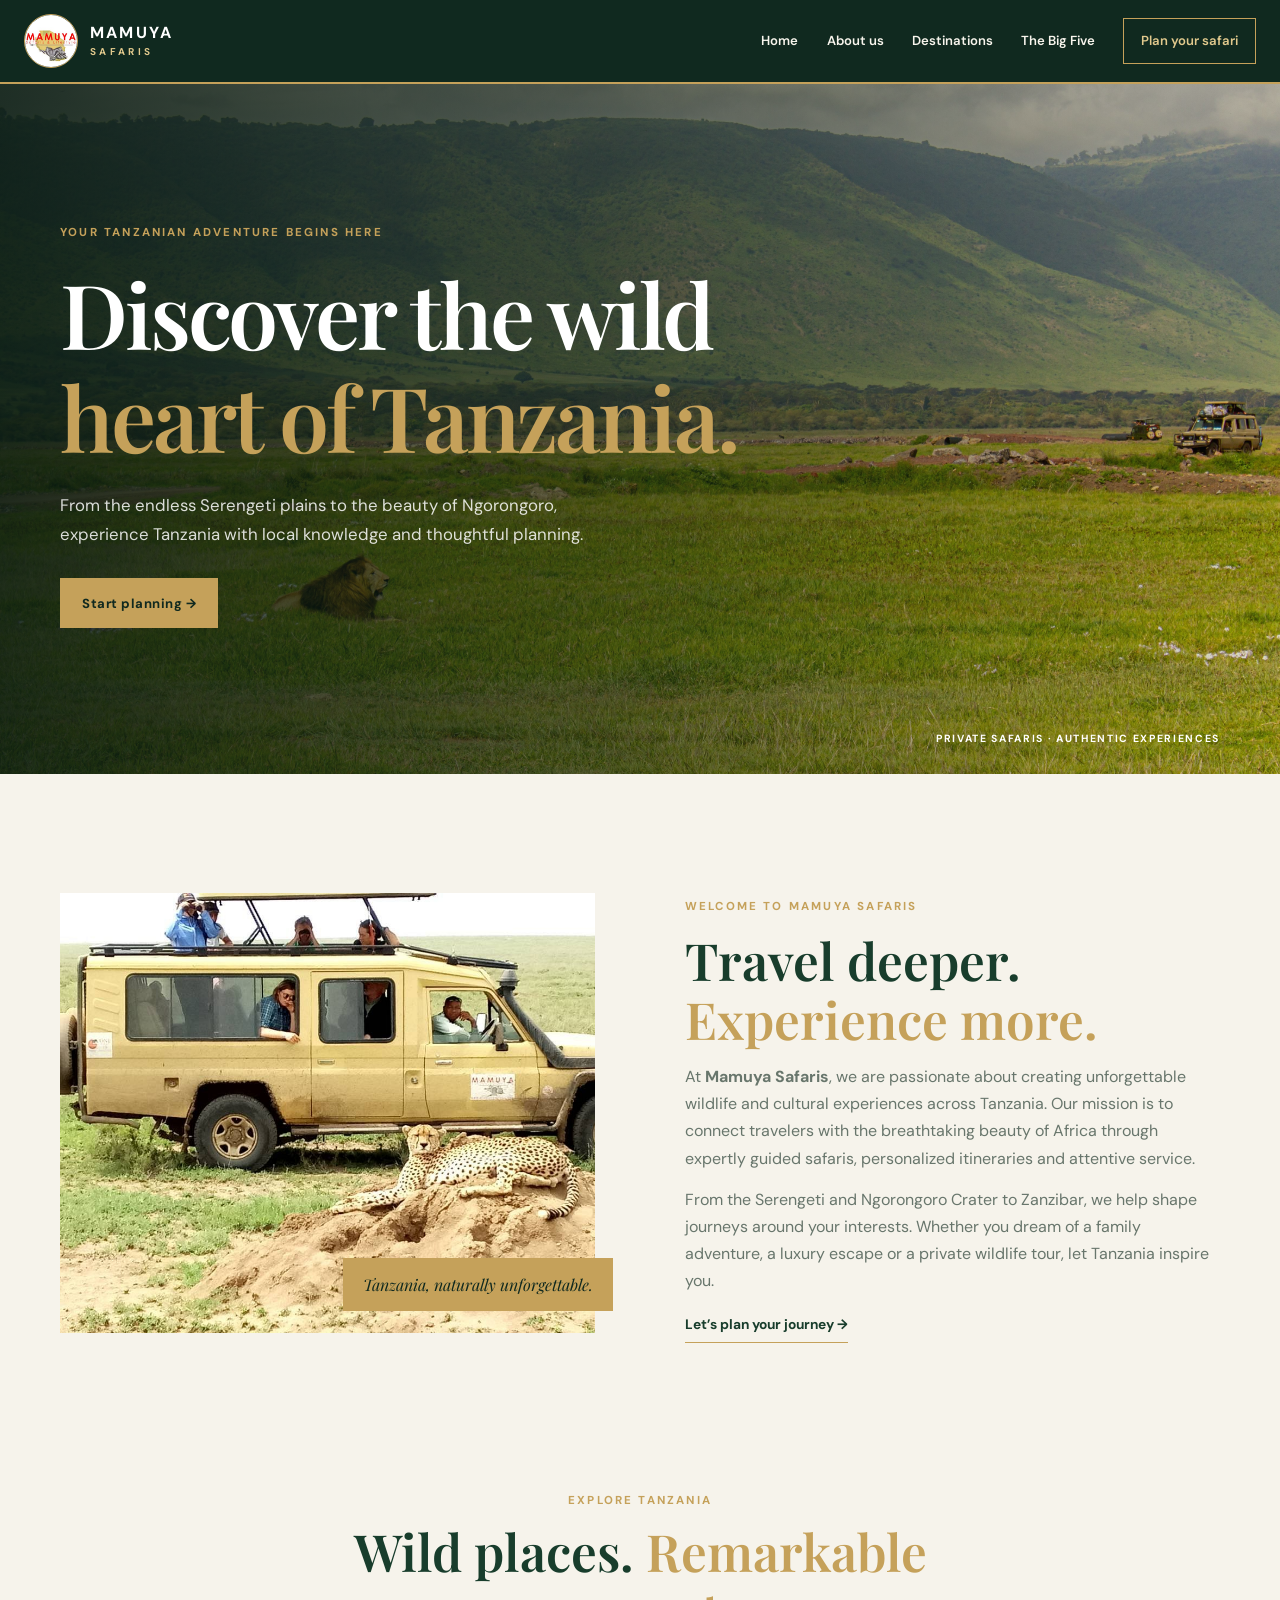
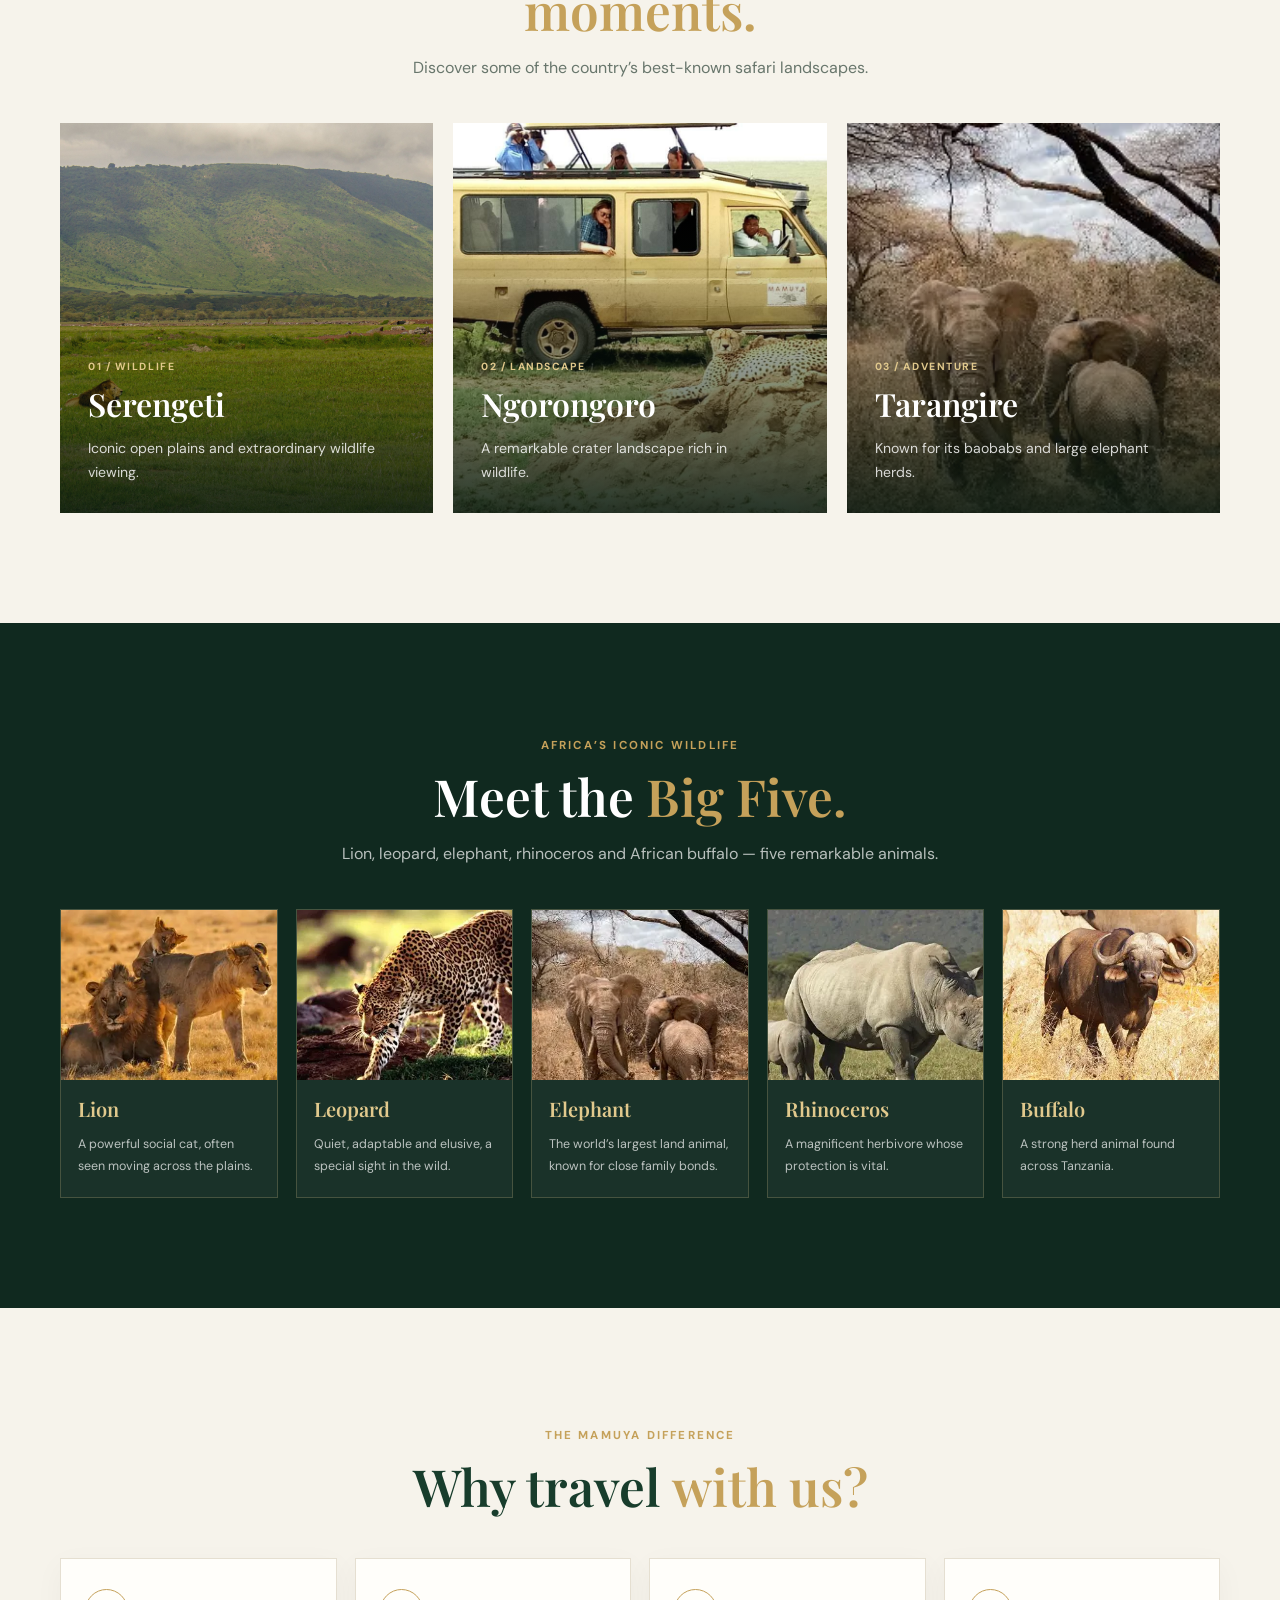
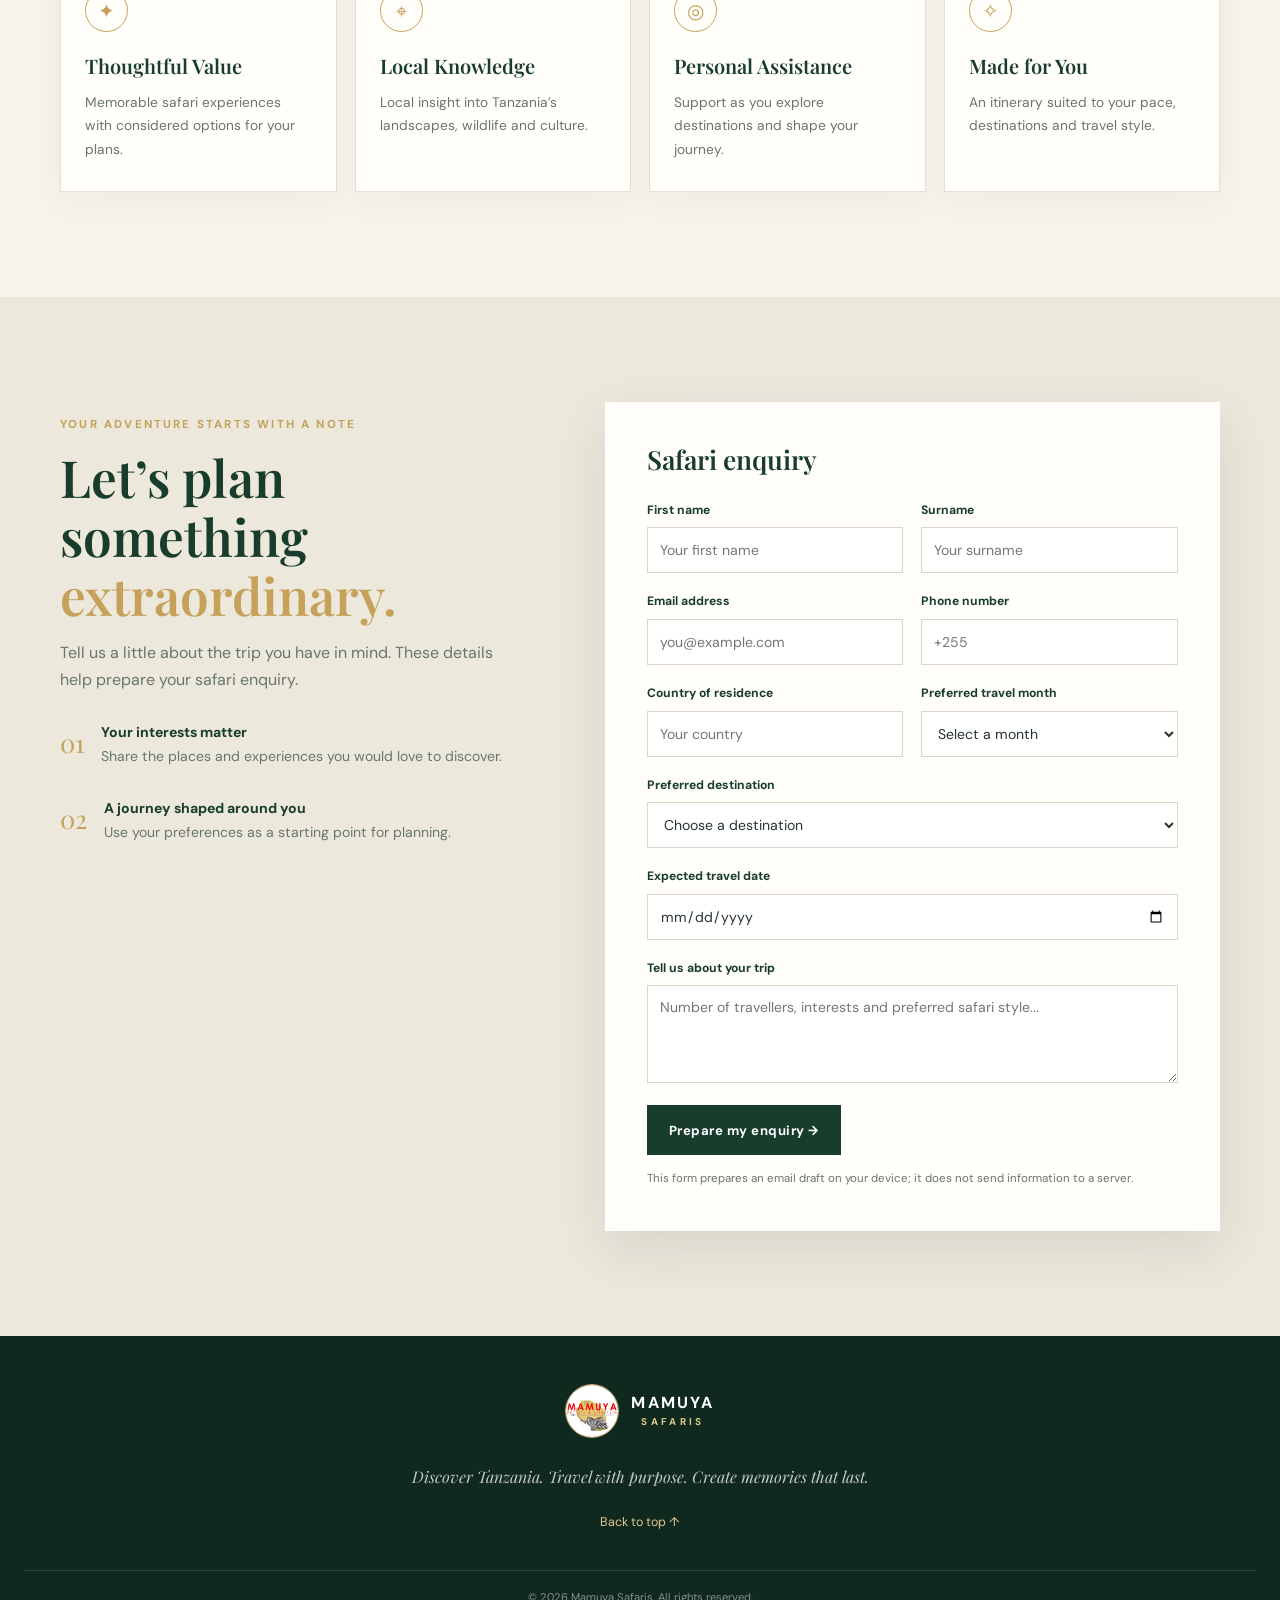
<file: david mahanga index.html>
<!doctype html><html lang="en"><head><meta charset="utf-8"><meta name="viewport" content="width=device-width,initial-scale=1"><meta name="description" content="Explore Tanzania with Mamuya Safaris."><title>Mamuya Safaris | Tanzania</title><link rel="preconnect" href="https://fonts.googleapis.com"><link href="https://fonts.googleapis.com/css2?family=DM+Sans:wght@400;600;700&family=Playfair+Display:wght@500;600;700&display=swap" rel="stylesheet"><link rel="stylesheet" href="style.css"></head><body>
<header class="site-header"><a class="brand" href="#home"><img src="images/mamuya_safaris_logo (1).jpg" alt="Mamuya Safaris logo"><span>MAMUYA <small>SAFARIS</small></span></a><button class="menu-toggle" aria-label="Toggle navigation" aria-expanded="false">☰</button><nav class="site-nav"><a href="#home">Home</a><a href="#about">About us</a><a href="#destinations">Destinations</a><a href="#big-five">The Big Five</a><a class="nav-cta" href="#enquiry">Plan your safari</a></nav></header>
<main>
<section class="hero" id="home"><img class="hero-image" src="pexels-nadialovessingle-25950570.jpg" alt="Tanzania safari landscape"><div class="hero-shade"></div><div class="hero-content"><p class="eyebrow">YOUR TANZANIAN ADVENTURE BEGINS HERE</p><h1>Discover the wild<br><em>heart of Tanzania.</em></h1><p>From the endless Serengeti plains to the beauty of Ngorongoro, experience Tanzania with local knowledge and thoughtful planning.</p><a class="button button-gold" href="#enquiry">Start planning →</a></div><div class="hero-note">PRIVATE SAFARIS · AUTHENTIC EXPERIENCES</div></section>
<section class="intro section-wrap" id="about"><div class="intro-image"><img src="was-fur-ein-anblick.jpg" alt="Safari landscape"><div class="image-caption">Tanzania, naturally unforgettable.</div></div><div class="intro-copy"><p class="eyebrow">WELCOME TO MAMUYA SAFARIS</p><h2>Travel deeper.<br><em>Experience more.</em></h2><p>At <strong>Mamuya Safaris</strong>, we are passionate about creating unforgettable wildlife and cultural experiences across Tanzania. Our mission is to connect travelers with the breathtaking beauty of Africa through expertly guided safaris, personalized itineraries and attentive service.</p><p>From the Serengeti and Ngorongoro Crater to Zanzibar, we help shape journeys around your interests. Whether you dream of a family adventure, a luxury escape or a private wildlife tour, let Tanzania inspire you.</p><a class="text-link" href="#enquiry">Let’s plan your journey →</a></div></section>
<section class="destinations section-wrap" id="destinations"><div class="section-heading"><p class="eyebrow">EXPLORE TANZANIA</p><h2>Wild places. <em>Remarkable moments.</em></h2><p>Discover some of the country’s best-known safari landscapes.</p></div><div class="destination-grid"><article class="destination-card destination-serengeti"><div><span>01 / WILDLIFE</span><h3>Serengeti</h3><p>Iconic open plains and extraordinary wildlife viewing.</p></div></article><article class="destination-card destination-ngorongoro"><div><span>02 / LANDSCAPE</span><h3>Ngorongoro</h3><p>A remarkable crater landscape rich in wildlife.</p></div></article><article class="destination-card destination-tarangire"><div><span>03 / ADVENTURE</span><h3>Tarangire</h3><p>Known for its baobabs and large elephant herds.</p></div></article></div></section>
<section class="big-five-section" id="big-five"><div class="section-wrap"><div class="section-heading light-heading"><p class="eyebrow">AFRICA’S ICONIC WILDLIFE</p><h2>Meet the <em>Big Five.</em></h2><p>Lion, leopard, elephant, rhinoceros and African buffalo — five remarkable animals.</p></div><div class="animal-grid"><article class="animal-card"><img src="images/OIP (1).webp" alt="Lion"><h3>Lion</h3><p>A powerful social cat, often seen moving across the plains.</p></article><article class="animal-card"><img src="images/download.webp" alt="Leopard"><h3>Leopard</h3><p>Quiet, adaptable and elusive, a special sight in the wild.</p></article><article class="animal-card"><img src="oip2.webp" alt="African elephant"><h3>Elephant</h3><p>The world’s largest land animal, known for close family bonds.</p></article><article class="animal-card"><img src="images/download (1).webp" alt="Rhinoceros"><h3>Rhinoceros</h3><p>A magnificent herbivore whose protection is vital.</p></article><article class="animal-card"><img src="images/download (2).webp" alt="African buffalo"><h3>Buffalo</h3><p>A strong herd animal found across Tanzania.</p></article></div></div></section>
<section class="why-section section-wrap"><div class="section-heading"><p class="eyebrow">THE MAMUYA DIFFERENCE</p><h2>Why travel <em>with us?</em></h2></div><div class="benefit-grid"><article class="benefit-card"><div class="benefit-icon">✦</div><h3>Thoughtful Value</h3><p>Memorable safari experiences with considered options for your plans.</p></article><article class="benefit-card"><div class="benefit-icon">⌖</div><h3>Local Knowledge</h3><p>Local insight into Tanzania’s landscapes, wildlife and culture.</p></article><article class="benefit-card"><div class="benefit-icon">◎</div><h3>Personal Assistance</h3><p>Support as you explore destinations and shape your journey.</p></article><article class="benefit-card"><div class="benefit-icon">✧</div><h3>Made for You</h3><p>An itinerary suited to your pace, destinations and travel style.</p></article></div></section>
<section class="enquiry-section" id="enquiry"><div class="section-wrap enquiry-layout"><div class="enquiry-copy"><p class="eyebrow">YOUR ADVENTURE STARTS WITH A NOTE</p><h2>Let’s plan something <em>extraordinary.</em></h2><p>Tell us a little about the trip you have in mind. These details help prepare your safari enquiry.</p><div class="enquiry-promise"><span>01</span><p><strong>Your interests matter</strong><br>Share the places and experiences you would love to discover.</p></div><div class="enquiry-promise"><span>02</span><p><strong>A journey shaped around you</strong><br>Use your preferences as a starting point for planning.</p></div></div>
<form class="enquiry-form" id="safari-enquiry"><h3>Safari enquiry</h3><div class="form-grid"><label>First name<input name="firstName" required placeholder="Your first name"></label><label>Surname<input name="surname" required placeholder="Your surname"></label><label>Email address<input type="email" name="email" required placeholder="you@example.com"></label><label>Phone number<input type="tel" name="phone" placeholder="+255"></label><label>Country of residence<input name="country" placeholder="Your country"></label><label>Preferred travel month<select name="travelMonth"><option value="">Select a month</option><option>January</option><option>February</option><option>March</option><option>April</option><option>May</option><option>June</option><option>July</option><option>August</option><option>September</option><option>October</option><option>November</option><option>December</option></select></label><label class="full-field">Preferred destination<select name="destination"><option value="">Choose a destination</option><option>Serengeti National Park</option><option>Ngorongoro Conservation Area</option><option>Tarangire National Park</option><option>Lake Manyara National Park</option><option>Arusha National Park</option><option>Kilimanjaro National Park</option><option>Other / Not sure yet</option></select></label><label class="full-field">Expected travel date<input type="date" name="travelDate"></label><label class="full-field">Tell us about your trip<textarea name="message" rows="4" placeholder="Number of travellers, interests and preferred safari style..."></textarea></label></div><button class="button button-green" type="submit">Prepare my enquiry →</button><p class="form-note" id="form-note" role="status">This form prepares an email draft on your device; it does not send information to a server.</p></form></div></section>
</main><footer class="site-footer"><a class="brand footer-brand" href="#home"><img src="images/mamuya_safaris_logo (1).jpg" alt=""><span>MAMUYA <small>SAFARIS</small></span></a><p>Discover Tanzania. Travel with purpose. Create memories that last.</p><a class="back-top" href="#home">Back to top ↑</a><div class="footer-bottom">© <span id="year"></span> Mamuya Safaris. All rights reserved.</div></footer>
<script>const b=document.querySelector('.menu-toggle'),n=document.querySelector('.site-nav');b.addEventListener('click',()=>{const o=n.classList.toggle('is-open');b.setAttribute('aria-expanded',String(o));});n.querySelectorAll('a').forEach(a=>a.addEventListener('click',()=>{n.classList.remove('is-open');b.setAttribute('aria-expanded','false');}));document.getElementById('year').textContent=new Date().getFullYear();document.getElementById('safari-enquiry').addEventListener('submit',e=>{e.preventDefault();const d=new FormData(e.currentTarget),body=encodeURIComponent('Name: '+d.get('firstName')+' '+d.get('surname')+'\nEmail: '+d.get('email')+'\nPhone: '+(d.get('phone')||'')+'\nCountry: '+(d.get('country')||'')+'\nTravel month: '+(d.get('travelMonth')||'')+'\nDestination: '+(d.get('destination')||'')+'\nTravel date: '+(d.get('travelDate')||'')+'\nMessage: '+(d.get('message')||''));document.getElementById('form-note').textContent='Your email app will open with the enquiry details. A confirmed company email address must be added before publishing.';location.href='mailto:?subject='+encodeURIComponent('Mamuya Safaris enquiry')+'&body='+body;});</script></body></html>
</file>
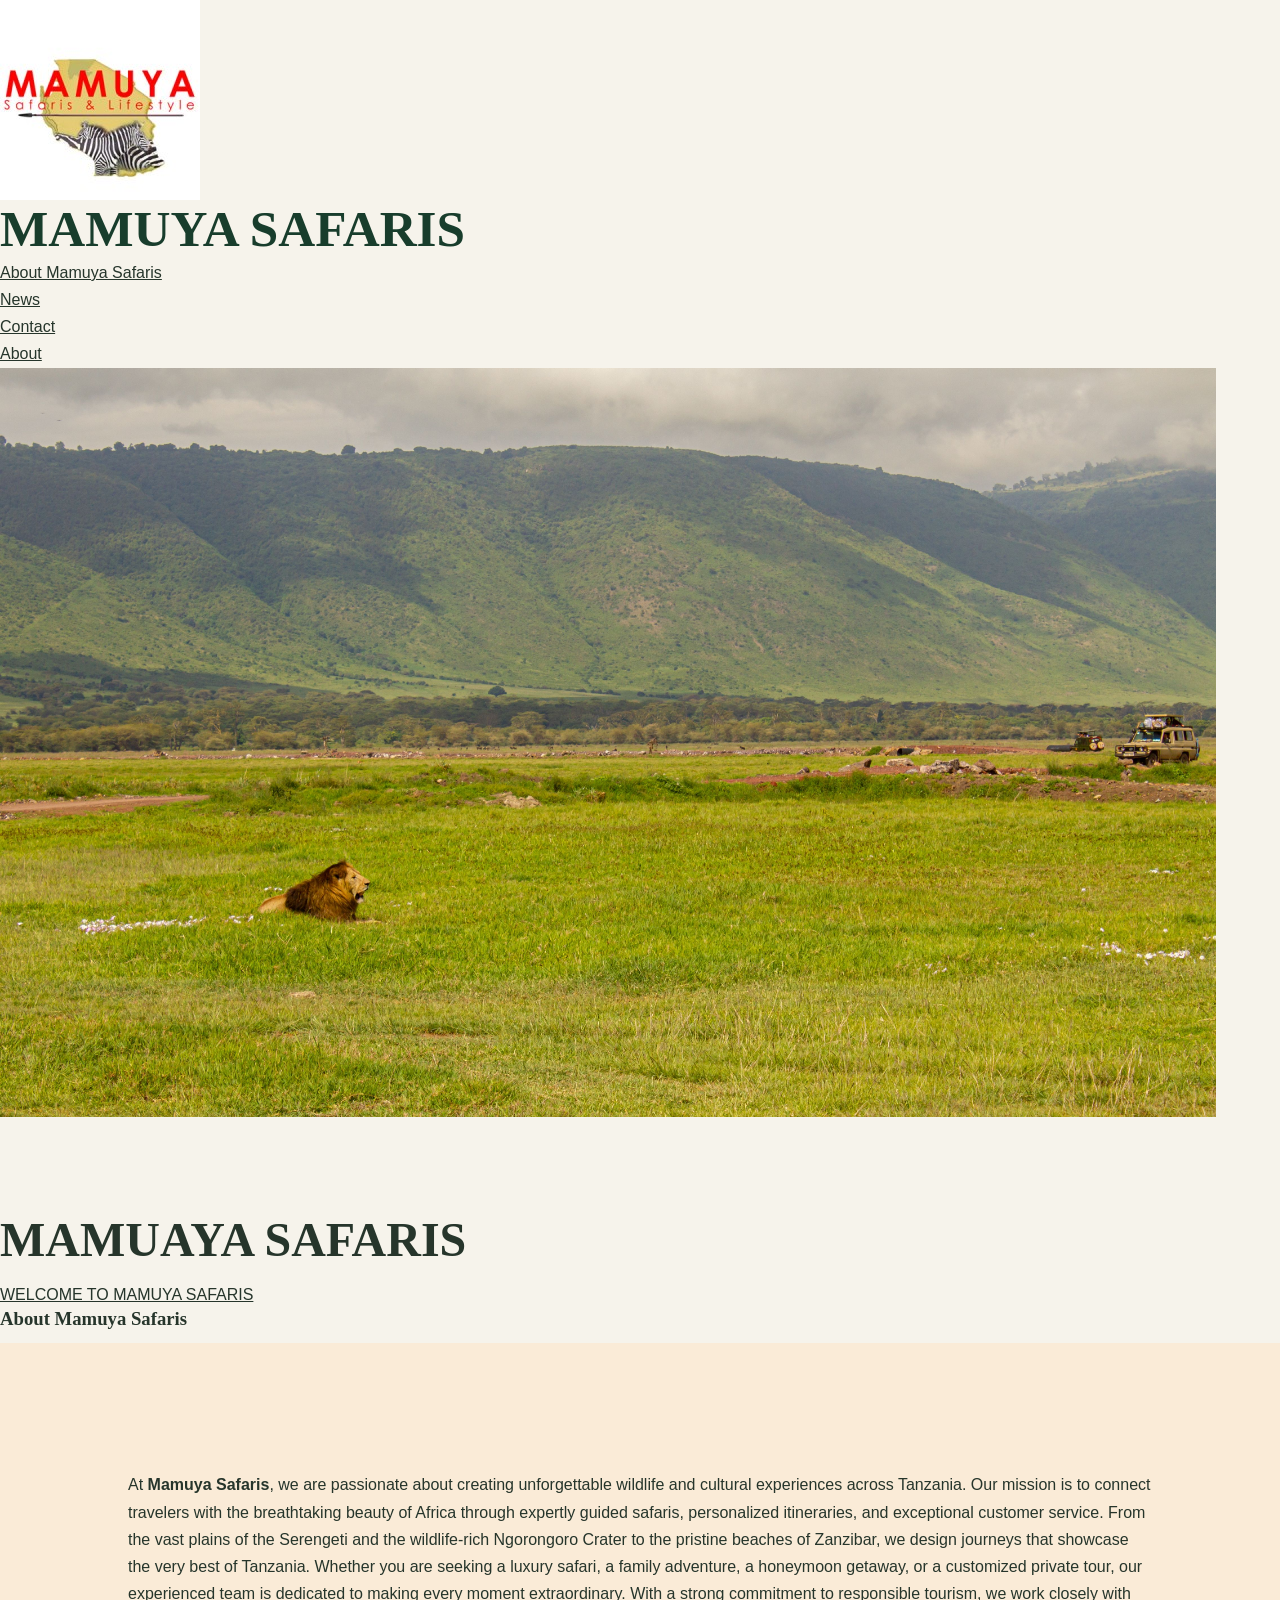
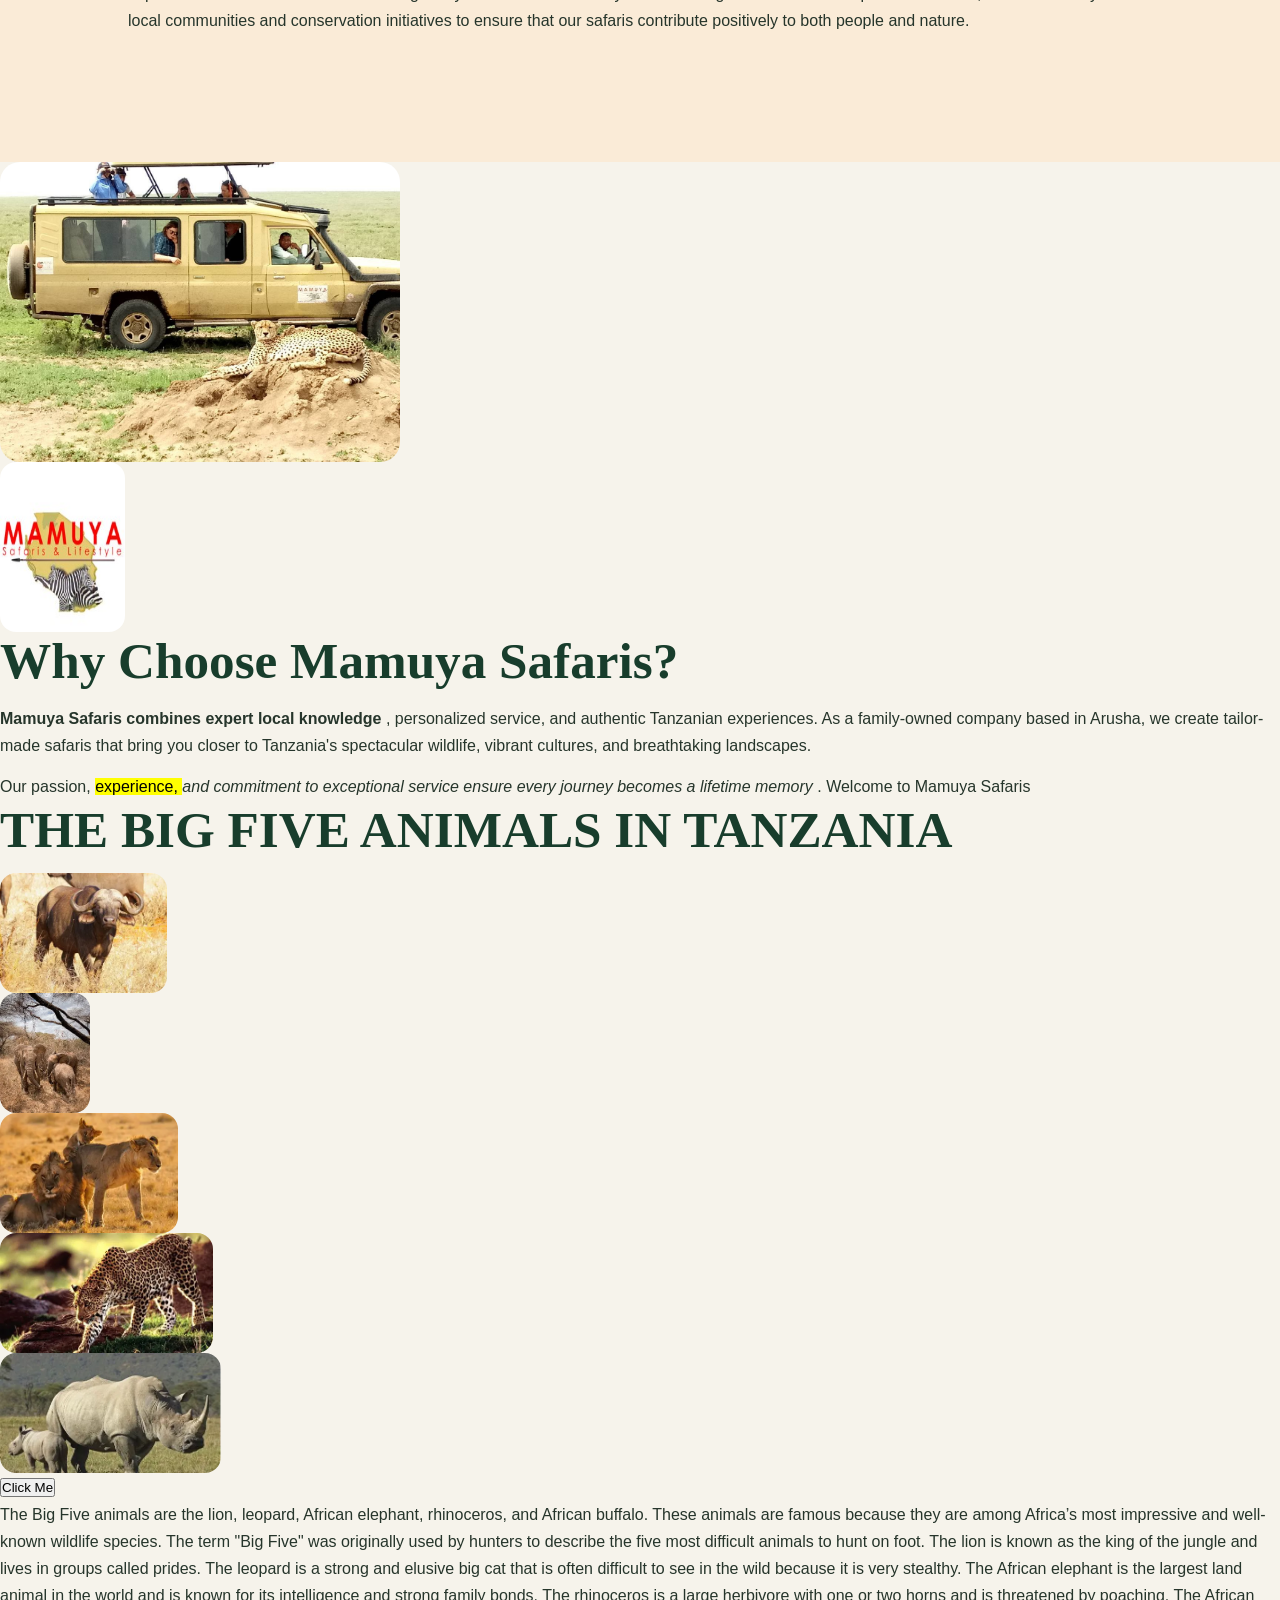
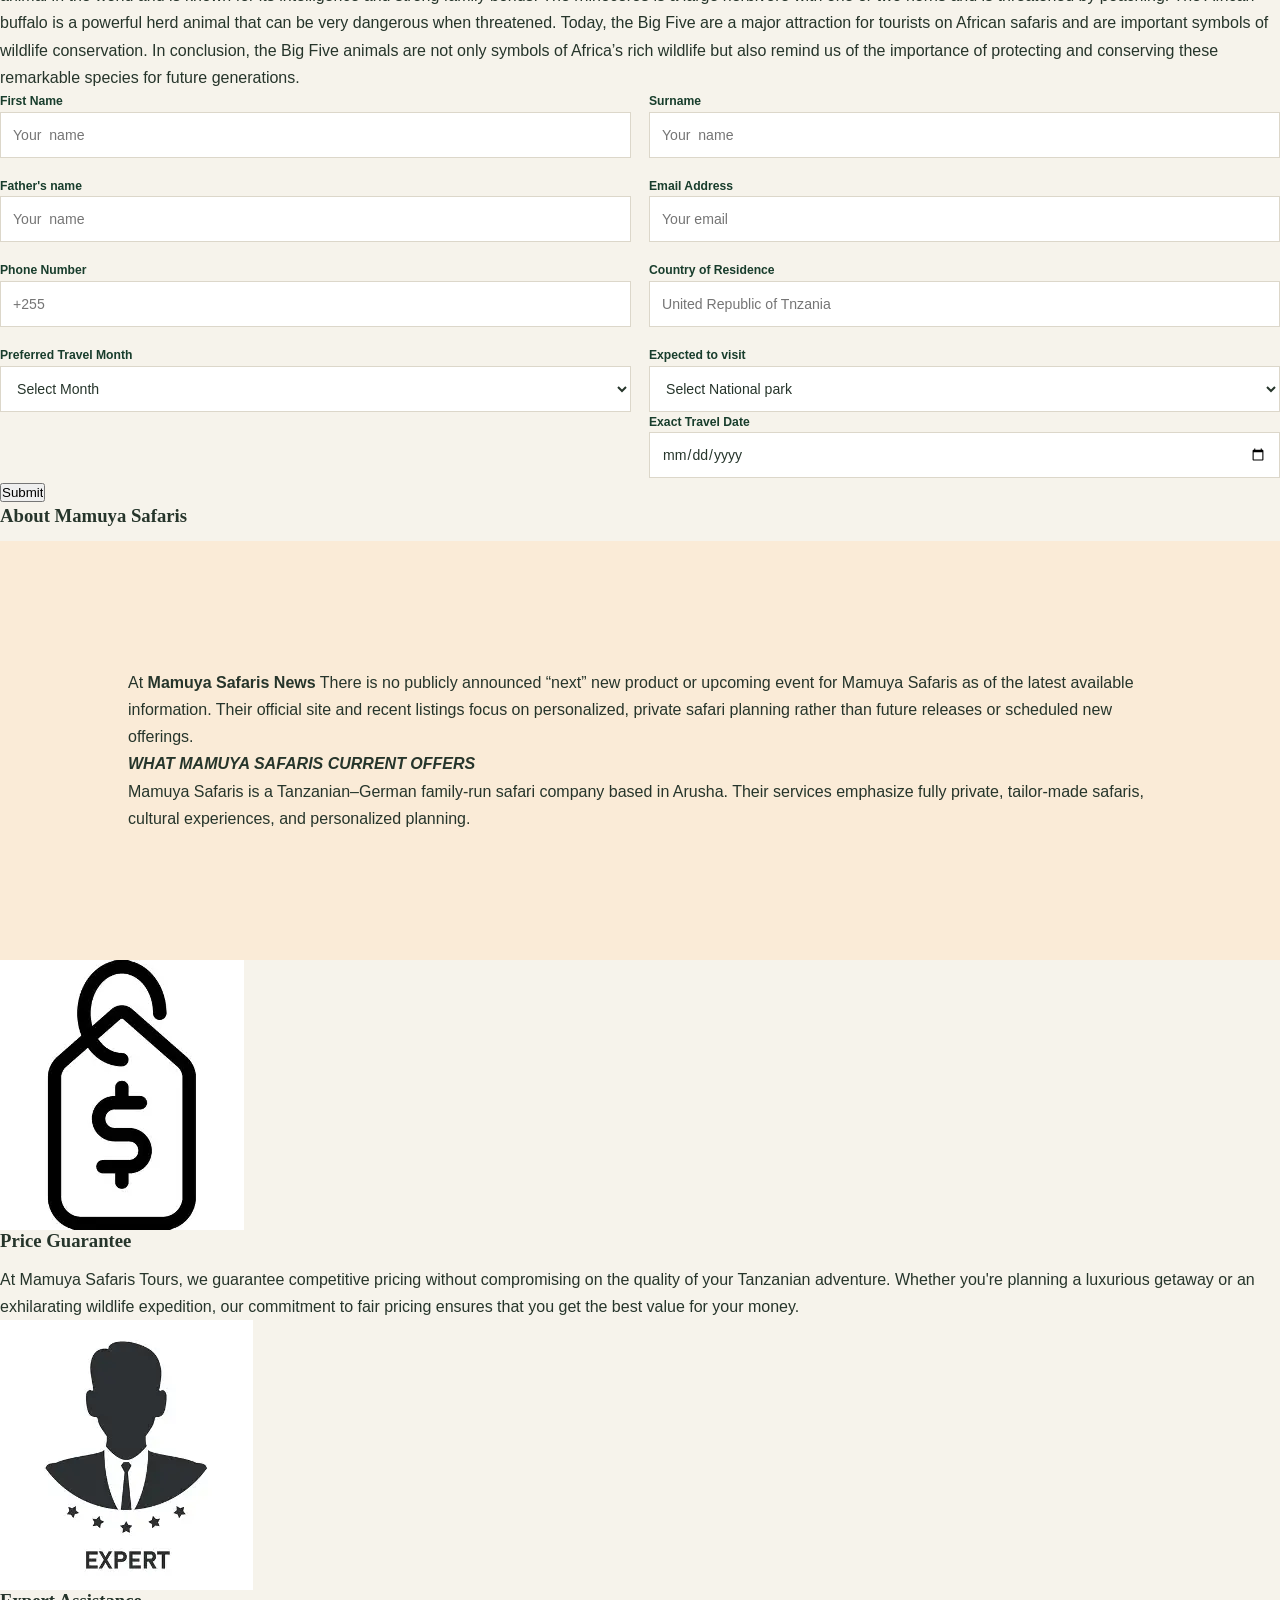
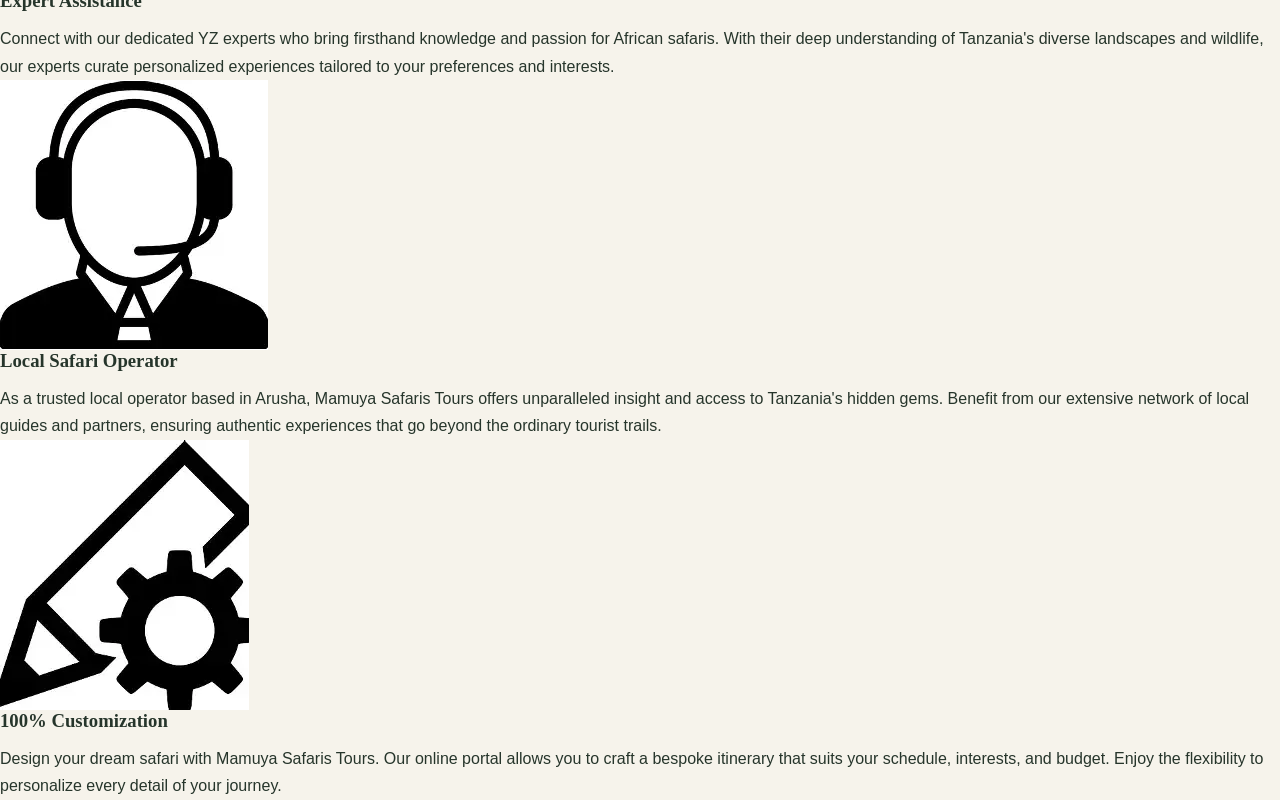
<file: DAVID MAHANGA.html>
<!DOCTYPE html>
    <html lang="en">
        <head>
            <link rel="stylesheet" href="style.css">
            <meta charset="UTF-8">
            <meta name="viewport" content="width=device-width, initial-scale=1.0">
            <title>Mamuya Safaris</title>

            <link rel="stylesheet" href="https://cdnjs.cloudflare.com/ajax/libs/font-awesome/6.5.1/css/all.min.css">
        </head>
        <body>
            <header>
            <div class="logo">
                <!-- Replace logo.png with your logo -->
                <img src="mamuya_safaris_logo (1).jpg" alt="Safari Soles Logo">
                <h2>MAMUYA SAFARIS</h2>
            </div>
            <nav>
                <ul>
                    <li><a href="#home">About Mamuya Safaris</a></li>
                    <li><a href="#news">News</a></li>
                    <li><a href="#contact">Contact</a></li>
                    <li><a href="#about">About</a></li>
                </ul>
            </nav>
        </header>
            <div class="container">
        <img src="pexels-nadialovessingle-25950570.jpg" alt="Animals in Serengeti" style="width:95%;">
        <div class="centered">
        <b style="font-size: 300%;font-family: Georgia,
        'Times New Roman', Times, serif";><br>MAMUAYA SAFARIS</br></b>

        <a href="#" class="safari-btn">
            WELCOME TO MAMUYA SAFARIS
            </a>
            </div>
            </div>
            <div class="card" id="story">
            <h3>About Mamuya Safaris</h3>
            <p style="padding: 10%;background-color: antiquewhite;">
                At <strong>Mamuya Safaris</strong>, we are passionate about creating 
                unforgettable wildlife and cultural experiences across Tanzania. Our mission 
                is to connect travelers with the breathtaking beauty of Africa through 
                expertly guided safaris, personalized itineraries, and exceptional customer service.
                From the vast plains of the Serengeti and the wildlife-rich Ngorongoro Crater 
                to the pristine beaches of Zanzibar, we design journeys that showcase the very 
                best of Tanzania. Whether you are seeking a luxury safari, a family adventure, 
                a honeymoon getaway, or a customized private tour, our experienced team is 
                dedicated to making every moment extraordinary.
                With a strong commitment to responsible tourism, we work closely with local 
                communities and conservation initiatives to ensure that our safaris contribute 
                positively to both people and nature.
            </p>
            <img src="was-fur-ein-anblick.jpg" alt="Mamuya safari" width="400" style="border-radius:20px;">
            <img src="mamuya_safaris_logo (1).jpg" alt="LOGO" height="170"width="125"style="border-radius:16px;">
            </div>
            <div class="card" id="specials">
            <h2>Why Choose Mamuya Safaris?</h2>
            <p><strong>Mamuya Safaris combines expert local knowledge</strong> , personalized service,
        and authentic Tanzanian experiences. As a family-owned company based in Arusha, 
        we create tailor-made safaris that bring you closer to Tanzania's spectacular wildlife, 
        vibrant cultures, and breathtaking landscapes.
            <p> Our passion, <mark> experience, </mark> <em>and commitment to exceptional service ensure every
                journey becomes a lifetime memory
            </em>. Welcome to Mamuya Safaris</p>
        </div>
        <div class="card">
            <h2 id="menu">THE BIG FIVE ANIMALS IN TANZANIA</h2>
            <p>
            <img src="download (2).webp" alt="buffalo" height="120" style="border-radius:16px;">
            <img src="oip2.webp" alt="elephant in manyara" height="120" style="border-radius:16px;">
            <img src="OIP (1).webp" alt="lions in tarangire" height="120" style="border-radius:16px;">
            <img src="download.webp"alt="leopard"height="120"style="border-radius:16px;">
            <img src="download (1).webp"alt="rhinoceros"height="120"style="border-radius:16px;">
            </p>
        </div>
            <button class="testbtn"
            onclick="alert('Willkommen bei Mamuya Safaris – wo Exzellenz Ihr Wegbegleiter ist und Sie die Natur Tansanias in ihrer ursprünglichsten Schönheit erleben.')"
            >Click Me</button>
            <div id="overflowTest">The Big Five animals are the lion, leopard, African elephant, rhinoceros, and African buffalo. These animals are famous because they are among Africa’s most impressive and well-known wildlife species. The term "Big Five" was originally used by hunters to describe the five most difficult animals to hunt on foot.

            The lion is known as the king of the jungle and lives in groups called prides. The leopard is a strong and elusive big cat that is often difficult to see in the wild because it is very stealthy.

            The African elephant is the largest land animal in the world and is known for its intelligence and strong family bonds. The rhinoceros is a large herbivore with one or two horns and is threatened by poaching.

            The African buffalo is a powerful herd animal that can be very dangerous when threatened. Today, the Big Five are a major attraction for tourists on African safaris and are important symbols of wildlife conservation.
            In conclusion, the Big Five animals are not only symbols of Africa’s rich wildlife but also remind us of the importance of protecting and conserving these remarkable species for future generations.</div>
            <div class="container">

            <div class="form-grid">
                <div class="form-group">
                    <label>First Name </label>
                    <input type="text" placeholder="Your  name">
                </div>
                <div class="form-group">
                    <label>Surname </label>
                    <input type="text" placeholder="Your  name">
                </div>
                <div class="form-group">
                    <label>Father's name </label>
                    <input type="text" placeholder="Your  name">
                </div>

                <div class="form-group">
                    <label>Email Address </label>
                    <input type="email" placeholder="Your email">
                </div>

                <div class="form-group">
                    <label>Phone Number </label>
                    <input type="text" placeholder="+255">
                </div>

                <div class="form-group">
                    <label>Country of Residence </label>
                    <input type="text" placeholder="United Republic of Tnzania">
                </div>

                <div class="form-group">
                    <label>Preferred Travel Month</label>
                    <select>
                        <option>Select Month</option>
                        <option>January</option>
                        <option>February</option>
                        <option>March</option>
                        <option>April</option>
                        <option>May</option>
                        <option>June</option>
                        <option>July</option>
                        <option>August</option>
                        <option>September</option>
                        <option>October</option>
                        <option>November</option>
                        <option>December</option>
                    </select>
                </div>
            <div class="form-group">
                    <label>Expected to visit</label>
                    <select>
                        <option>Select National park</option>
                        <option>Serengeti National Park</option>
                        <option>Tarangire National Park</option>
                        <option>Lake Manyara National Park</option>
                        <option>Arusha National Park</option>
                        <option>Kilimanjaro National Park</option>
                        <option>Nyerere National Park</option>
                        <option>Ruaha National Park</option>
                        <option>Mikumi National Park</option>
                        <option>Udzungwa National Park</option>
                        <option>Kitulo National Park</option>
                        <option>Katavi National Park</option>
                        <option>Gombe Stream National Park</option>
                        <option>Mahale Mountains National Park</option>
                        <option>Rubondo Island National Park</option>
                        <option>Saanane National Park</option>
                        <option>Burigi-Chato National Park</option>
                        <option>Ibanda-Kyerwa National Park</option>
                        <option>Rumangika-Karagwe National Park</option>
                        <option>Ugalla River National Park</option>
                        <option>Kigosi National Park</option>
                        <option>Mkomazi National Park</option>
                        <option>Saadani National Park</option>
                    </select>
                <div class="form-group">
                    <label>Exact Travel Date</label>
                    <input type="date">
                </div>
            </div>
            </div>
            <form action="/action_page.php">
        <input type="submit" value="Submit">
            </form>
            <div class="card" id="story">
            <h3>About Mamuya Safaris</h3>
            <p style="padding: 10%;background-color: antiquewhite;">
                At <strong>Mamuya Safaris News</strong>
                There is no publicly announced “next” new product or upcoming event for Mamuya Safaris as of the latest available information. 
                Their official site and recent listings focus on personalized,
                private safari planning rather than future releases or scheduled new offerings.
                <br><b><i>
                    WHAT MAMUYA SAFARIS CURRENT OFFERS
                </i></b><br>
                Mamuya Safaris is a Tanzanian–German family-run safari company based in Arusha.
                Their services emphasize fully private, tailor‑made safaris,
                cultural experiences, and personalized planning.
            </p>
            </div>
                    <section class="why-us">
                <div class="item">
                    <img src="price.webp" alt="price">
                    <h3>Price Guarantee</h3>
                     <p>
                        At Mamuya Safaris Tours, we guarantee competitive pricing
                        without compromising on the quality of your Tanzanian adventure.
                        Whether you're planning a luxurious getaway or an exhilarating
                        wildlife expedition, our commitment to fair pricing ensures that
                        you get the best value for your money.
                    </p>
                </div>

    <div class="item">
        <img src="expert.webp" alt="expert">
        <h3>Expert Assistance</h3>
        <p>
            Connect with our dedicated YZ experts who bring firsthand
            knowledge and passion for African safaris. With their deep
            understanding of Tanzania's diverse landscapes and wildlife,
            our experts curate personalized experiences tailored to your
            preferences and interests.
        </p>
    </div>

    <div class="item">
        <img src="download (4).webp" alt="opperator">
        <h3>Local Safari Operator</h3>
        <p>
            As a trusted local operator based in Arusha, Mamuya Safaris Tours
            offers unparalleled insight and access to Tanzania's hidden gems.
            Benefit from our extensive network of local guides and partners,
            ensuring authentic experiences that go beyond the ordinary tourist trails.
        </p>
    </div>

    <div class="item">
        <img src="download (3).webp" alt="custom">
        <h3>100% Customization</h3>
        <p>
            Design your dream safari with Mamuya Safaris Tours. Our online
            portal allows you to craft a bespoke itinerary that suits your
            schedule, interests, and budget. Enjoy the flexibility to
            personalize every detail of your journey.
        </p>
    </div>
</section>
        </body>
    </html>
</file>
<file: style.css>
:root{--forest:#183d2c;--forest-dark:#10291f;--gold:#c5a15a;--gold-light:#e1c98d;--cream:#f6f3eb;--paper:#fffefa;--ink:#26352b;--muted:#68766c;--line:#e5dfd1;--shadow:0 18px 50px rgba(18,44,30,.10)}
*{box-sizing:border-box;margin:0;padding:0}html{scroll-behavior:smooth;scroll-padding-top:90px}body{background:var(--cream);color:var(--ink);font-family:"DM Sans",Arial,sans-serif;line-height:1.7}img{display:block;max-width:100%}a{color:inherit}h1,h2,h3{font-family:"Playfair Display",Georgia,serif;font-weight:600;line-height:1.15}h2{color:var(--forest);font-size:clamp(2rem,4vw,3.3rem)}h2 em,h1 em{color:var(--gold);font-style:normal}p{margin-top:14px}.section-wrap{width:min(1160px,calc(100% - 48px));margin-inline:auto}.eyebrow{color:var(--gold);font-size:.72rem;font-weight:700;letter-spacing:.19em;line-height:1.5}
.site-header{position:sticky;top:0;z-index:20;display:flex;align-items:center;justify-content:space-between;gap:24px;min-height:84px;padding:12px max(24px,calc((100vw - 1240px)/2));background:var(--forest-dark);border-bottom:2px solid var(--gold)}.brand{display:inline-flex;align-items:center;gap:12px;color:#fff;text-decoration:none;font-size:1rem;font-weight:700;letter-spacing:.14em;line-height:1.1}.brand img{width:54px;height:54px;border:1px solid var(--gold);border-radius:50%;object-fit:cover}.brand small{display:block;margin-top:5px;color:var(--gold-light);font-size:.62rem;letter-spacing:.34em}.site-nav{display:flex;align-items:center;gap:clamp(14px,2.2vw,30px)}.site-nav a{color:#f8f5ed;font-size:.82rem;font-weight:600;text-decoration:none}.site-nav a:hover{color:var(--gold-light)}.site-nav .nav-cta{padding:11px 17px;border:1px solid var(--gold);color:var(--gold-light)}.menu-toggle{display:none;border:1px solid var(--gold);background:transparent;color:white;padding:8px 12px;font-size:1.3rem}
.hero{position:relative;display:flex;align-items:center;min-height:min(690px,78vh);overflow:hidden;background:var(--forest-dark);color:white}.hero-image,.hero-shade{position:absolute;inset:0;width:100%;height:100%}.hero-image{object-fit:cover;object-position:center 48%}.hero-shade{background:linear-gradient(90deg,rgba(8,27,18,.88),rgba(8,27,18,.58) 48%,rgba(8,27,18,.12))}.hero-content{position:relative;z-index:1;width:min(1160px,calc(100% - 48px));margin:0 auto;padding:90px 0 110px}.hero-content h1{max-width:760px;margin-top:20px;font-size:clamp(3rem,7vw,6.2rem);letter-spacing:-.035em}.hero-content>p:not(.eyebrow){max-width:570px;margin:24px 0 30px;color:rgba(255,255,255,.84);font-size:1.05rem}.button{display:inline-flex;align-items:center;justify-content:center;gap:18px;min-height:50px;padding:13px 22px;border:0;font:700 .82rem "DM Sans",Arial,sans-serif;letter-spacing:.04em;text-decoration:none;cursor:pointer;transition:transform .2s,background .2s}.button:hover{transform:translateY(-2px)}.button-gold{background:var(--gold);color:var(--forest-dark)}.button-gold:hover{background:var(--gold-light)}.button-green{background:var(--forest);color:white}.button-green:hover{background:#315b43}.hero-note{position:absolute;right:max(24px,calc((100vw - 1160px)/2));bottom:26px;color:white;font-size:.65rem;font-weight:700;letter-spacing:.16em}.hero-note span{display:inline-block;width:25px;height:1px;margin:0 10px 3px 0;background:var(--gold)}
.intro{display:grid;grid-template-columns:1fr 1fr;align-items:center;gap:clamp(40px,7vw,90px);padding-block:110px}.intro-image{position:relative;min-height:440px}.intro-image img{width:100%;height:440px;object-fit:cover}.image-caption{position:absolute;right:-18px;bottom:22px;padding:13px 20px;background:var(--gold);color:var(--forest-dark);font-family:"Playfair Display",Georgia,serif;font-style:italic}.intro-copy h2{margin-top:16px}.intro-copy p:not(.eyebrow){color:var(--muted)}.text-link{display:inline-flex;gap:14px;margin-top:18px;padding-bottom:6px;border-bottom:1px solid var(--gold);color:var(--forest);font-size:.86rem;font-weight:700;text-decoration:none}
.destinations{padding:25px 0 110px}.section-heading{max-width:700px;margin:0 auto 42px;text-align:center}.section-heading h2{margin-top:13px}.section-heading>p:last-child{color:var(--muted)}.destination-grid{display:grid;grid-template-columns:repeat(3,1fr);gap:20px}.destination-card{position:relative;display:flex;align-items:end;min-height:390px;overflow:hidden;background-color:var(--forest);background-size:cover;background-position:center}.destination-card:before{position:absolute;inset:0;content:"";background:linear-gradient(0deg,rgba(8,25,17,.88),transparent 75%)}.destination-card>div{position:relative;padding:28px;color:white}.destination-card span{color:var(--gold-light);font-size:.65rem;font-weight:700;letter-spacing:.15em}.destination-card h3{margin-top:8px;font-size:2rem}.destination-card p{max-width:290px;color:rgba(255,255,255,.82);font-size:.88rem}.destination-serengeti{background-image:url("pexels-nadialovessingle-25950570.jpg")}.destination-ngorongoro{background-image:url("was-fur-ein-anblick.jpg")}.destination-tarangire{background-image:url("oip2.webp")}
.big-five-section{padding:100px 0 110px;background:var(--forest-dark)}.light-heading h2{color:white}.light-heading>p:last-child{color:rgba(255,255,255,.7)}.animal-grid{display:grid;grid-template-columns:repeat(5,minmax(0,1fr));gap:18px}.animal-card{overflow:hidden;border:1px solid rgba(225,201,141,.22);background:rgba(255,255,255,.045)}.animal-card img{width:100%;height:170px;object-fit:cover}.animal-card h3{padding:17px 17px 0;color:var(--gold-light);font-size:1.25rem}.animal-card p{padding:0 17px 20px;color:rgba(255,255,255,.7);font-size:.78rem}
.why-section{padding-block:105px}.benefit-grid{display:grid;grid-template-columns:repeat(4,1fr);gap:18px}.benefit-card{padding:30px 24px;border:1px solid var(--line);background:var(--paper);box-shadow:0 8px 28px rgba(18,44,30,.04)}.benefit-icon{display:grid;place-items:center;width:43px;height:43px;border:1px solid var(--gold);border-radius:50%;color:var(--gold);font-size:1.25rem}.benefit-card h3{margin-top:22px;color:var(--forest);font-size:1.25rem}.benefit-card p{color:var(--muted);font-size:.86rem}
.enquiry-section{padding:105px 0;background:#ece8dc}.enquiry-layout{display:grid;grid-template-columns:.85fr 1.15fr;align-items:start;gap:clamp(40px,7vw,90px)}.enquiry-copy h2{margin-top:15px}.enquiry-copy>p:not(.eyebrow){color:var(--muted)}.enquiry-promise{display:flex;align-items:start;gap:17px;margin-top:28px}.enquiry-promise>span{color:var(--gold);font-family:"Playfair Display",Georgia,serif;font-size:1.6rem}.enquiry-promise p{margin:0;color:var(--muted);font-size:.88rem}.enquiry-promise strong{color:var(--forest)}.enquiry-form{padding:clamp(24px,4vw,42px);background:var(--paper);box-shadow:var(--shadow)}.enquiry-form h3{margin-bottom:25px;color:var(--forest);font-size:1.65rem}.form-grid{display:grid;grid-template-columns:1fr 1fr;gap:18px}.form-grid label{display:flex;flex-direction:column;gap:7px;color:var(--forest);font-size:.76rem;font-weight:700}.form-grid input,.form-grid select,.form-grid textarea{width:100%;min-height:46px;padding:12px;border:1px solid #dcd7ca;border-radius:0;background:#fff;color:var(--ink);font:400 .88rem "DM Sans",Arial,sans-serif}.form-grid textarea{resize:vertical}.form-grid input:focus,.form-grid select:focus,.form-grid textarea:focus{outline:2px solid var(--gold);outline-offset:1px}.full-field{grid-column:1/-1}.enquiry-form .button{margin-top:22px}.form-note{color:var(--muted);font-size:.72rem}
.site-footer{padding:48px 24px 20px;background:var(--forest-dark);color:rgba(255,255,255,.75);text-align:center}.footer-brand{justify-content:center}.site-footer>p{margin:17px 0;font-family:"Playfair Display",Georgia,serif;font-style:italic}.back-top{color:var(--gold-light);font-size:.78rem;text-decoration:none}.footer-bottom{margin-top:35px;padding-top:17px;border-top:1px solid rgba(255,255,255,.13);color:rgba(255,255,255,.48);font-size:.7rem}
@media(max-width:900px){.site-header{min-height:74px}.menu-toggle{display:block}.site-nav{position:absolute;top:100%;right:0;left:0;display:none;align-items:stretch;flex-direction:column;gap:0;padding:10px 24px 20px;background:var(--forest-dark);border-bottom:2px solid var(--gold)}.site-nav.is-open{display:flex}.site-nav a{padding:12px 0}.site-nav .nav-cta{margin-top:8px;padding:11px 14px;text-align:center}.intro{gap:35px;padding-block:75px}.intro-image,.intro-image img{min-height:350px;height:350px}.animal-grid{grid-template-columns:repeat(3,1fr)}.benefit-grid{grid-template-columns:repeat(2,1fr)}}
@media(max-width:620px){.section-wrap,.hero-content{width:min(100% - 34px,1160px)}.hero{min-height:620px}.hero-content{padding-block:75px 100px}.hero-content h1{font-size:clamp(2.8rem,14vw,4.4rem)}.hero-content>p:not(.eyebrow){font-size:.93rem}.hero-note{right:17px;bottom:18px;left:17px;font-size:.56rem}.intro{grid-template-columns:1fr;padding-block:65px}.intro-image,.intro-image img{min-height:290px;height:290px}.image-caption{right:0;bottom:12px}.destinations{padding-bottom:70px}.destination-grid{grid-template-columns:1fr}.destination-card{min-height:310px}.big-five-section,.why-section,.enquiry-section{padding-block:70px}.animal-grid{grid-template-columns:repeat(2,1fr);gap:12px}.animal-card img{height:130px}.animal-card h3{padding:13px 12px 0}.animal-card p{padding:0 12px 15px;font-size:.74rem}.benefit-grid,.enquiry-layout,.form-grid{grid-template-columns:1fr}.full-field{grid-column:auto}}
</file>
